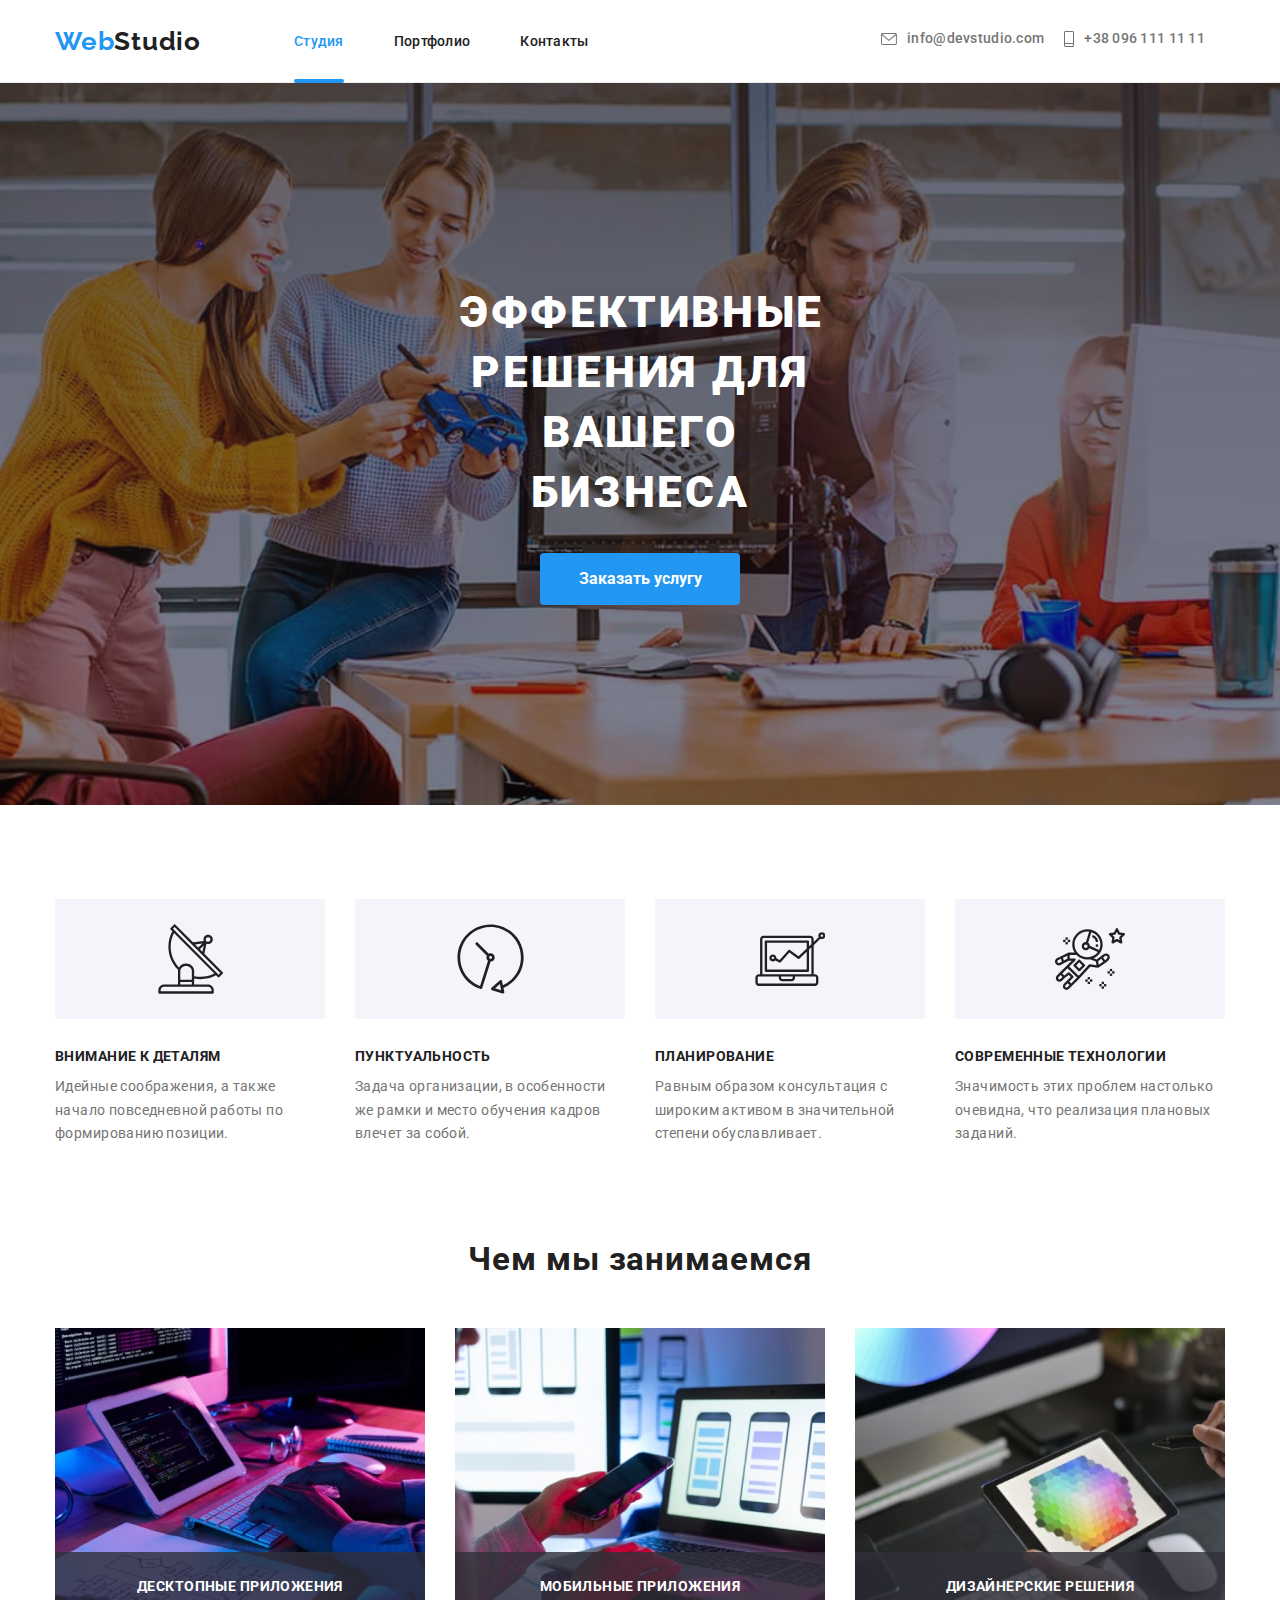
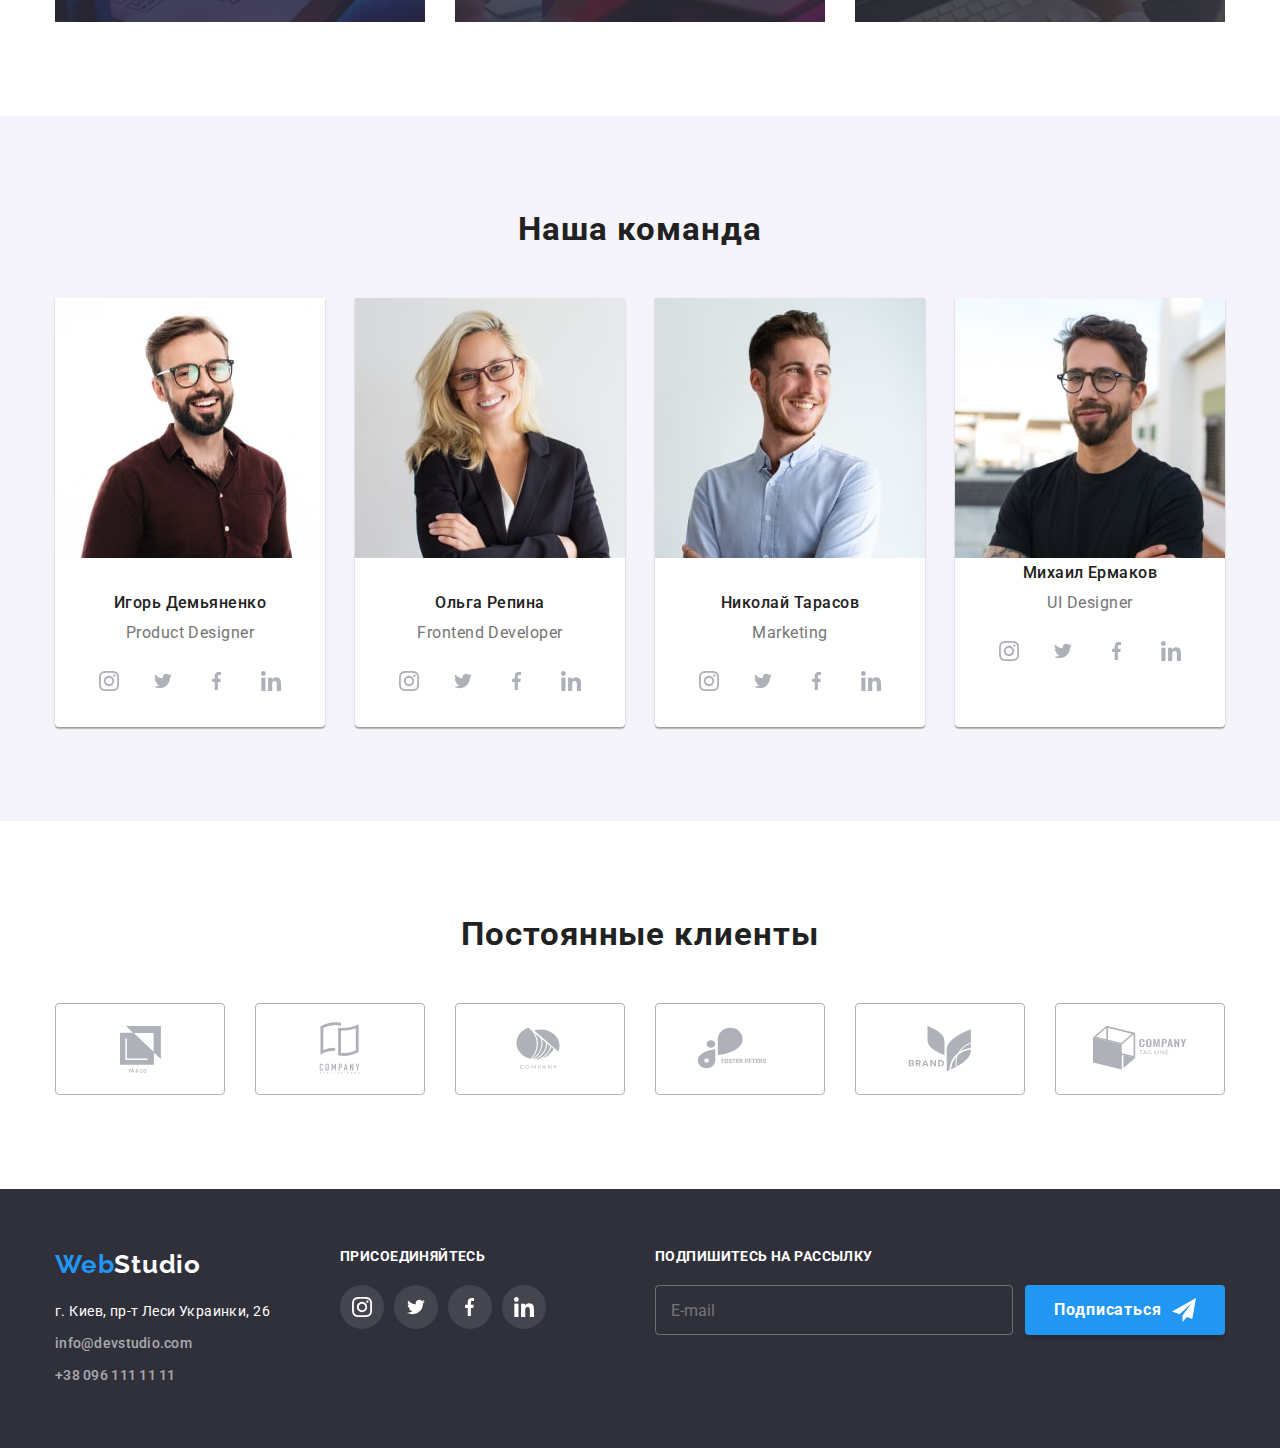
<file: index.html>
<!DOCTYPE html>
<html lang="en">

<head>
    <link rel="stylesheet"
        href="https://cdnjs.cloudflare.com/ajax/libs/modern-normalize/1.1.0/modern-normalize.min.css">
    <meta charset="UTF-8">
    <meta http-equiv="X-UA-Compatible" content="IE=edge">
    <meta name="viewport" content="width=device-width, initial-scale=1.0">
    <title>Document</title>
    <link rel="preconnect" href="https://fonts.googleapis.com">
    <link rel="preconnect" href="https://fonts.gstatic.com" crossorigin>
    <link
        href="https://fonts.googleapis.com/css2?family=Raleway:wght@700&family=Roboto:wght@400;500;700;900&display=swap"
        rel="stylesheet">
    <link rel="stylesheet" href="./css/main.min.css">
</head>

<body>
    <!-- шапка сторінки -->
    <header class="header-line">
        <div class="container container--head">
            <nav class="site-nav">
                <a class="logo" lang="en" href="">Web<span class="logo__text">Studio</span></a>

                <button type="button" class="menu-button js-open-menu" aria-expanded="false"
                    aria-controls="mobile-menu">
                    <svg width="40" height="40" aria-label="Переключатель мобильного меню">
                        <use class="menu-button__icon--menu" href="./sprite.svg#menu"></use>
                    </svg>
                </button>

                <ul class="site-nav__list">
                    <li class="site-nav__item">
                        <a class="site-nav__link current" href="./index.html">Студия</a>
                    </li>
                    <li class="site-nav__item">
                        <a class="site-nav__link" href="./portfolio.html">Портфолио</a>
                    </li>
                    <li class="site-nav__item">
                        <a class="site-nav__link" href="">Контакты</a>
                    </li>
                </ul>

                <ul class="contacts">
                    <li class="contacts__item">

                        <a class="contacts__link" href="mailto:info@devstudio.com">
                            <svg class="contacts__icon" width="16" height="12">
                                <use href="./sprite.svg#mail"></use>
                            </svg>
                            info@devstudio.com</a>
                    </li>
                    <li class="contacts__item">
                        <a class="contacts__link" href="tel:+380961111111">
                            <svg class="contacts__icon" width="10" height="16">
                                <use href="./sprite.svg#tel"></use>
                            </svg>
                            +38 096 111 11 11</a>
                    </li>
                </ul>
            </nav>

        </div>
    </header>


    <main>
        <!-- герой -->
        <section class="hero">
            <div class="container">
            <h1 class="hero__title">Эффективные решения для вашего бизнеса</h1>
            <button class="hero__button" type="button" data-modal-open>Заказать услугу</button>
            <!-- modal window -->
            <div class="backdrop is-hidden" data-modal>
                <div class="modal">
                    <button class="modal-button" type="button" data-modal-close>
                        <svg class="modal-button__icon" width="11" height="11">
                            <use href="./sprite.svg#cross"></use>
                        </svg>
                    </button>
                    <b class="modal__title">Оставьте свои данные, мы вам перезвоним</b>
                    <form class="modal-form" action="#">
                        <div class="modal-form__field">
                            <label class="modal-form__label" for="username">Имя</label>
                            <span class="modal-form__block">
                                <input class="modal-form__input" type="text" name="username" id="username">
                                <svg class="modal-form__icon" width="18" height="18">
                                    <use href="./sprite.svg#user"></use>
                                </svg>
                            </span>
                        </div>

                        <div class="modal-form__field">
                            <label class="modal-form__label" for="tel">Телефон</label>
                            <span class="modal-form__block">
                                <input class="modal-form__input" type="text" name="username" id="tel">
                                <svg class="modal-form__icon" width="18" height="18">
                                    <use href="./sprite.svg#phone"></use>
                                </svg>
                            </span>
                        </div>

                        <div class="modal-form__field">
                            <label class="modal-form__label" for="mail">Почта</label>
                            <span class="modal-form__block">
                                <input class="modal-form__input" type="text" name="username" id="mail">
                                <svg class="modal-form__icon" width="18" height="18">
                                    <use href="./sprite.svg#email"></use>
                                </svg>
                            </span>
                        </div>


                        <label class="modal-form__label" for="coments">Комментарий</label>
                        <textarea class="modal-form__textarea" name="coments" id="coments" rows="10"
                            placeholder="Введите текст"></textarea>

                        <label class="checkbox">
                            <input class="checkbox__input" type="checkbox" name="checkbox">
                            <svg class="checkbox__icon">
                                <use href="./sprite.svg#checked"></use>
                            </svg>
                            <span class="checkbox__label">Соглашаюсь с рассылкой и принимаю<a
                                    class="checkbox__link">Условия договора</a></span>
                        </label>

                        <button class="form-button" type="submit">Отправить</button>
                    </form>
                </div> 
            </div>
        </section>

        <!-- what are we do -->
        <section class="section">
            <div class="container">
                <ul class="benefits">
                    <li class="benefits__content">
                        <div class="benefits__img">
                            <svg class="benefits__icon" width="65" height="70">
                                <use href="./sprite.svg#satellite"></use>
                            </svg>

                        </div>
                        <h3 class="benefits__title">Внимание к деталям</h3>
                        <p class="benefits__text">Идейные соображения, а также начало повседневной работы по
                            формированию позиции.</p>
                    </li>
                    <li class="benefits__content">
                        <div class="benefits__img">
                            <svg class="benefits__icon" width="67" height="70">
                                <use href="./sprite.svg#time"></use>
                            </svg>

                        </div>
                        <h3 class="benefits__title">Пунктуальность</h3>
                        <p class="benefits__text">Задача организации, в особенности же рамки и место обучения кадров
                            влечет за собой.</p>
                    </li>
                    <li class="benefits__content">
                        <div class="benefits__img">
                            <svg class="benefits__icon" width="70" height="54">
                                <use href="./sprite.svg#comp"></use>
                            </svg>

                        </div>
                        <h3 class="benefits__title">Планирование</h3>
                        <p class="benefits__text">Равным образом консультация с широким активом в значительной
                            степени обуславливает.</p>
                    </li>
                    <li class="benefits__content">
                        <div class="benefits__img">
                            <svg class="benefits__icon" width="70" height="70">
                                <use href="./sprite.svg#astronaut-1"></use>
                            </svg>
                        </div>
                        <h3 class="benefits__title">Современные технологии</h3>
                        <p class="benefits__text">Значимость этих проблем настолько очевидна, что реализация
                            плановых заданий.</p>
                    </li>
                </ul>
            </div>
        </section>

        <section class="section section--features">
            <div class="container">
                <h2 class="title">Чем мы занимаемся</h2>

                <ul class="works">
                    <li class="works__item">
                        <a href=""> <img class="img" src="./img/what_are_we_do/first.jpg"
                                srcset="./img/what_are_we_do/first2x.jpg 2x" alt="планшет с клавиатурой, набор разметки"
                                width="370" height="294"></a>
                        <p class="works__text">Десктопные приложения</p>
                    </li>
                    <li class="works__item">
                        <a href=""> <img class="img" src="./img/what_are_we_do/second.jpg"
                                srcset="./img/what_are_we_do/second2x.jpg 2x"
                                alt="ноутбук с телефоном, адаптивная верстка" width="370" height="294"></a>
                        <p class="works__text">Мобильные приложения</p>
                    </li>
                    <li class="works__item"> <a href=""><img class="img" src="./img/what_are_we_do/third.jpg"
                                srcset="./img/what_are_we_do/third2x.jpg 2x" alt="планшет с цветовым спектром"
                                width="370" height="294"></a>
                        <p class="works__text">Дизайнерские решения</p>
                    </li>
                </ul>
            </div>
        </section>

        <!-- наша команда -->
        <!-- width="270" height="260" -->
        <section class="section section--team">
            <div class="container">
                <h2 class="title">Наша команда</h2>
                <ul class="cards">
                    <li class="cards__item">
                        <picture>
                            <source srcset="./img/our_team/demon_desk.jpg 1x, ./img/our_team/demon_desk2x.jpg 2x" media="(min-width: 1200px)">
                            <source srcset="./img/our_team/demon_tab.jpg 1x, ./img/our_team/demon_tab2x.jpg 2x" media="(min-width: 768px)">
                            <source srcset="./img/our_team/demon.jpg 1x, ./img/our_team/demon2x.jpg 2x" media="(min-width: 480px)">
                            <img class="cards__img" src="./img/our_team/demon2x.jpg" alt="Игорь Демьяненко">
                        </picture>
                        <div class="cards__content">
                            <h3 class="cards__title">Игорь Демьяненко</h3>
                            <p lang="en" class="cards__text">Product Designer</p>
                            <div class="cards__networks">
                                <ul class="social-networks">
                                    <li class="social-networks__item">
                                        <a class="social-networks__link" href="">
                                            <svg class="social-networks__icon" width="20" height="20">
                                                <use href="./sprite.svg#instagram-2"></use>
                                            </svg>
                                        </a>
                                    </li>
                                    <li class="social-networks__item">
                                        <a class="social-networks__link" href="">
                                            <svg class="social-networks__icon" width="20" height="16">
                                                <use href="./sprite.svg#twitter"></use>
                                            </svg>

                                        </a>
                                    </li>
                                    <li class="social-networks__item">
                                        <a class="social-networks__link" href="">
                                            <svg class="social-networks__icon" width="10" height="20">
                                                <use href="./sprite.svg#facebook"></use>
                                            </svg>
                                        </a>
                                    </li>
                                    <li class="social-networks__item">
                                        <a class="social-networks__link" href="">
                                            <svg class="social-networks__icon" width="20" height="20">
                                                <use href="./sprite.svg#linkedin-1"></use>
                                            </svg>
                                        </a>
                                    </li>
                                </ul>
                            </div>
                        </div>

                    </li>
                    <li class="cards__item">
                        <picture>
                            <source srcset="./img/our_team/repina_desk.jpg 1x, ./img/our_team/repina_desk2x.jpg 2x" media="(min-width: 1200px)">
                            <source srcset="./img/our_team/repina_tab.jpg 1x, ./img/our_team/repina_tab2x.jpg 2x" media="(min-width: 768px)">
                            <source srcset="./img/our_team/rezina.jpg 1x, ./img/our_team/rezina2x.jpg 2x" media="(min-width: 480px)">
                            <img class="cards__img" src="./img/our_team/rezina.jpg" alt="Olga Repina">
                        </picture>
                        <div class="cards__content">
                            <h3 class="cards__title">Ольга Репина</h3>
                            <p lang="en" class="cards__text">Frontend Developer</p>
                            <div class="cards__networks">
                                <ul class="social-networks">
                                    <li class="social-networks__item">
                                        <a class="social-networks__link" href="">
                                            <svg class="social-networks__icon" width="20" height="20">
                                                <use href="./sprite.svg#instagram-2"></use>
                                            </svg>
                                        </a>
                                    </li>
                                    <li class="social-networks__item">
                                        <a class="social-networks__link" href="">
                                            <svg class="social-networks__icon" width="20" height="16">
                                                <use href="./sprite.svg#twitter"></use>
                                            </svg>

                                        </a>
                                    </li>
                                    <li class="social-networks__item">
                                        <a class="social-networks__link" href="">
                                            <svg class="social-networks__icon" width="10" height="20">
                                                <use href="./sprite.svg#facebook"></use>
                                            </svg>
                                        </a>
                                    </li>
                                    <li class="social-networks__item">
                                        <a class="social-networks__link" href="">
                                            <svg class="social-networks__icon" width="20" height="20">
                                                <use href="./sprite.svg#linkedin-1"></use>
                                            </svg>
                                        </a>
                                    </li>
                                </ul>
                            </div>
                        </div>
                    </li>
                    <li class="cards__item">
                        <picture>
                            <source srcset="./img/our_team/tarasov_desk.jpg 1x, ./img/our_team/tarasov_desk2x.jpg 2x" media="(min-width: 1200px)">
                            <source srcset="./img/our_team/tarasov_tab.jpg 1x, ./img/our_team/tarasov_tab2x.jpg 2x" media="(min-width: 768px)">
                            <source srcset="./img/our_team/tarasov.jpg 1x, ./img/our_team/tarasov2x.jpg 2x" media="(min-width: 480px)">
                            <img class="cards__img" src="./img/our_team/tarasov.jpg" alt="Nikolay Tarasov">
                        </picture>
                        <div class="cards__content">
                            <h3 class="cards__title">Николай Тарасов</h3>
                            <p lang="en" class="cards__text">Marketing</p>
                            <div class="cards__networks">
                                <ul class="social-networks">
                                    <li class="social-networks__item">
                                        <a class="social-networks__link" href="">
                                            <svg class="social-networks__icon" width="20" height="20">
                                                <use href="./sprite.svg#instagram-2"></use>
                                            </svg>
                                        </a>
                                    </li>
                                    <li class="social-networks__item">
                                        <a class="social-networks__link" href="">
                                            <svg class="social-networks__icon" width="20" height="16">
                                                <use href="./sprite.svg#twitter"></use>
                                            </svg>

                                        </a>
                                    </li>
                                    <li class="social-networks__item">
                                        <a class="social-networks__link" href="">
                                            <svg class="social-networks__icon" width="10" height="20">
                                                <use href="./sprite.svg#facebook"></use>
                                            </svg>
                                        </a>
                                    </li>
                                    <li class="social-networks__item">
                                        <a class="social-networks__link" href="">
                                            <svg class="social-networks__icon" width="20" height="20">
                                                <use href="./sprite.svg#linkedin-1"></use>
                                            </svg>
                                        </a>
                                    </li>
                                </ul>
                            </div>
                        </div>
                    </li>
                    <li class="cards__item">
                        <picture>
                            <source srcset="./img/our_team/ermakov_desk.jpg 1x, ./img/our_team/ermakov_desk2x.jpg 2x"
                                media="(min-width: 1200px)">
                            <source srcset="./img/our_team/ermakov_tab.jpg 1x, ./img/our_team/ermakov_tab2x.jpg 2x" media="(min-width: 768px)">
                            <source srcset="./img/our_team/ermakov.jpg 1x, ./img/our_team/ermakov2x.jpg 2x" media="(min-width: 480px)">
                            <img class="cards__img" src="./img/our_team/ermakov.jpg" alt="Михаил Ермаков">
                        </picture>
                            <h3 class="cards__title">Михаил Ермаков</h3>
                            <p lang="en" class="cards__text">UI Designer</p>
                            <div class="cards__networks">
                                <ul class="social-networks">
                                    <li class="social-networks__item">
                                        <a class="social-networks__link" href="">
                                            <svg class="social-networks__icon" width="20" height="20">
                                                <use href="./sprite.svg#instagram-2"></use>
                                            </svg>
                                        </a>
                                    </li>
                                    <li class="social-networks__item">
                                        <a class="social-networks__link" href="">
                                            <svg class="social-networks__icon" width="20" height="16">
                                                <use href="./sprite.svg#twitter"></use>
                                            </svg>

                                        </a>
                                    </li>
                                    <li class="social-networks__item">
                                        <a class="social-networks__link" href="">
                                            <svg class="social-networks__icon" width="10" height="20">
                                                <use href="./sprite.svg#facebook"></use>
                                            </svg>
                                        </a>
                                    </li>
                                    <li class="social-networks__item">
                                        <a class="social-networks__link" href="">
                                            <svg class="social-networks__icon" width="20" height="20">
                                                <use href="./sprite.svg#linkedin-1"></use>
                                            </svg>
                                        </a>
                                    </li>
                                </ul>
                            </div>
                        </div>

                    </li>

                </ul>
            </div>
        </section>
        <!-- clients -->
        <section class="section">
            <div class="container">
                <h2 class="title">Постоянные клиенты</h2>
                <ul class="clients">
                    <li class="clients__item">
                        <a class="clients__link" href="">
                            <svg class="clients__icon" width="41" height="47">
                                <use href="./sprite.svg#company1"></use>
                            </svg>
                        </a>
                    </li>
                    <li class="clients__item">
                        <a class="clients__link" href="">
                            <svg class="clients__icon" width="106" height="60">
                                <use href="./sprite.svg#company2"></use>
                            </svg>
                        </a>
                    </li>
                    <li class="clients__item">
                        <a class="clients__link" href="">
                            <svg class="clients__icon" width="106" height="60">
                                <use href="./sprite.svg#company3"></use>
                            </svg>
                        </a>
                    </li>
                    <li class="clients__item">
                        <a class="clients__link" href="">
                            <svg class="clients__icon" width="106" height="60">
                                <use href="./sprite.svg#company4"></use>
                            </svg>
                        </a>
                    </li>
                    <li class="clients__item">
                        <a class="clients__link" href="">
                            <svg class="clients__icon" width="106" height="60">
                                <use href="./sprite.svg#company5"></use>
                            </svg>
                        </a>
                    </li>
                    <li class="clients__item">
                        <a class="clients__link" href="">
                            <svg class="clients__icon" width="106" height="60">
                                <use href="./sprite.svg#company6"></use>
                            </svg>
                        </a>
                    </li>
                </ul>
            </div>

        </section>
    </main>

    <footer class="footer">
        <div class="container container--footer">
            <div class="tablet">
                <div class="adress">
                    <a class="logo logo--footer" lang="en" href="">Web<span
                            class="logo__text logo__text--footer">Studio</span></a>
                    <address class="footer-adress">
                        г. Киев, пр-т Леси Украинки, 26
                        <a href="mailto:info@devstudio.com" class="footer-adress__link">info@devstudio.com</a>
                        <a href="tel:+380961111111" class="footer-adress__link">+38 096 111 11 11</a>
                    </address>
                </div>
                <div class="footer-social">
                    <h3 class="footer-social__title">Присоединяйтесь</h3>
                    <ul class="social-networks">
                        <li class="social-networks__item">
                            <a class="social-networks__link social-networks__link--footer" href="">
                                <svg class="social-networks__icon social-networks__icon--footer" width="20" height="20">
                                    <use href="./sprite.svg#instagram-2"></use>
                                </svg>
                            </a>
                        </li>
                        <li class="social-networks__item">
                            <a class="social-networks__link social-networks__link--footer" href="">
                                <svg class="social-networks__icon social-networks__icon--footer" width="20" height="16">
                                    <use href="./sprite.svg#twitter"></use>
                                </svg>
                            </a>
                        </li>
                        <li class="social-networks__item">
                            <a class="social-networks__link social-networks__link--footer" href="">
                                <svg class="social-networks__icon social-networks__icon--footer" width="10" height="20">
                                    <use href="./sprite.svg#facebook"></use>
                                </svg>
                            </a>
                        </li>
                        <li class="social-networks__item">
                            <a class="social-networks__link social-networks__link--footer" href="">
                                <svg class="social-networks__icon social-networks__icon--footer" width="20" height="20">
                                    <use href="./sprite.svg#linkedin-1"></use>
                                </svg>
                            </a>
                        </li>
                    </ul>
                </div>
            </div>
            <div class="form-conteiner">
                <b class="form-conteiner__title">Подпишитесь на рассылку</b>
                <form action="#" class="footer-form">
                    <input class="footer-form__input" type="email" name="email" placeholder="E-mail">
                    <button class="footer-form__btn" type="submit">Подписаться
                        <svg class="footer-form__icon" width="24" height="24">
                            <use href="./sprite.svg#send"></use>
                        </svg>
                    </button>
                </form>
            </div>
        </div>

    </footer>

    <div class="menu-container js-menu-container" id="mobile-menu">
        <button type="button" class="menu-button js-close-menu">
            <svg width="40" height="40" aria-label="Переключатель мобильного меню">
                <use class="menu-button__icon--close" href="./sprite.svg#close"></use>
            </svg>
        </button>
        <ul class="menu__list">
            <li class="menu__item">
                <a class="menu__link current" href="./index.html">Студия</a>
            </li>
            <li class="menu__item">
                <a class="menu__link" href="./portfolio.html">Портфолио</a>
            </li>
            <li class="menu__item">
                <a class="menu__link" href="">Контакты</a>
            </li>
        </ul>
        <div class="contacts-wrap">
            <ul class="menu-contacts">
                <li class="menu-contacts__item">
                    <a class="menu-contacts__link--tel" href="tel:+380961111111">
                        +38 096 111 11 11</a>
                </li>
                <li class="menu-contacts__item">
                    <a class="menu-contacts__link--mail" href="mailto:info@devstudio.com">
                        info@devstudio.com</a>
                </li>

            </ul>

            <ul class="contacts-sn">
                <li class="contacts-sn__item">
                    <a class="contacts-sn__link" href="#">Instagram</a>
                </li>
                <li class="contacts-sn__item">
                    <a class="contacts-sn__link" href="#">Twitter</a>
                </li>
                <li class="contacts-sn__item">
                    <a class="contacts-sn__link" href="#">Facebook</a>
                </li>
                <li class="contacts-sn__item">
                    <a class="contacts-sn__link" href="#">LinkedIn</a>
                </li>
            </ul>
        </div>
    </div>

    <script src="./js/modal.js"></script>
    <script src="./js/menu.js"></script>

</body>

</html>
</file>
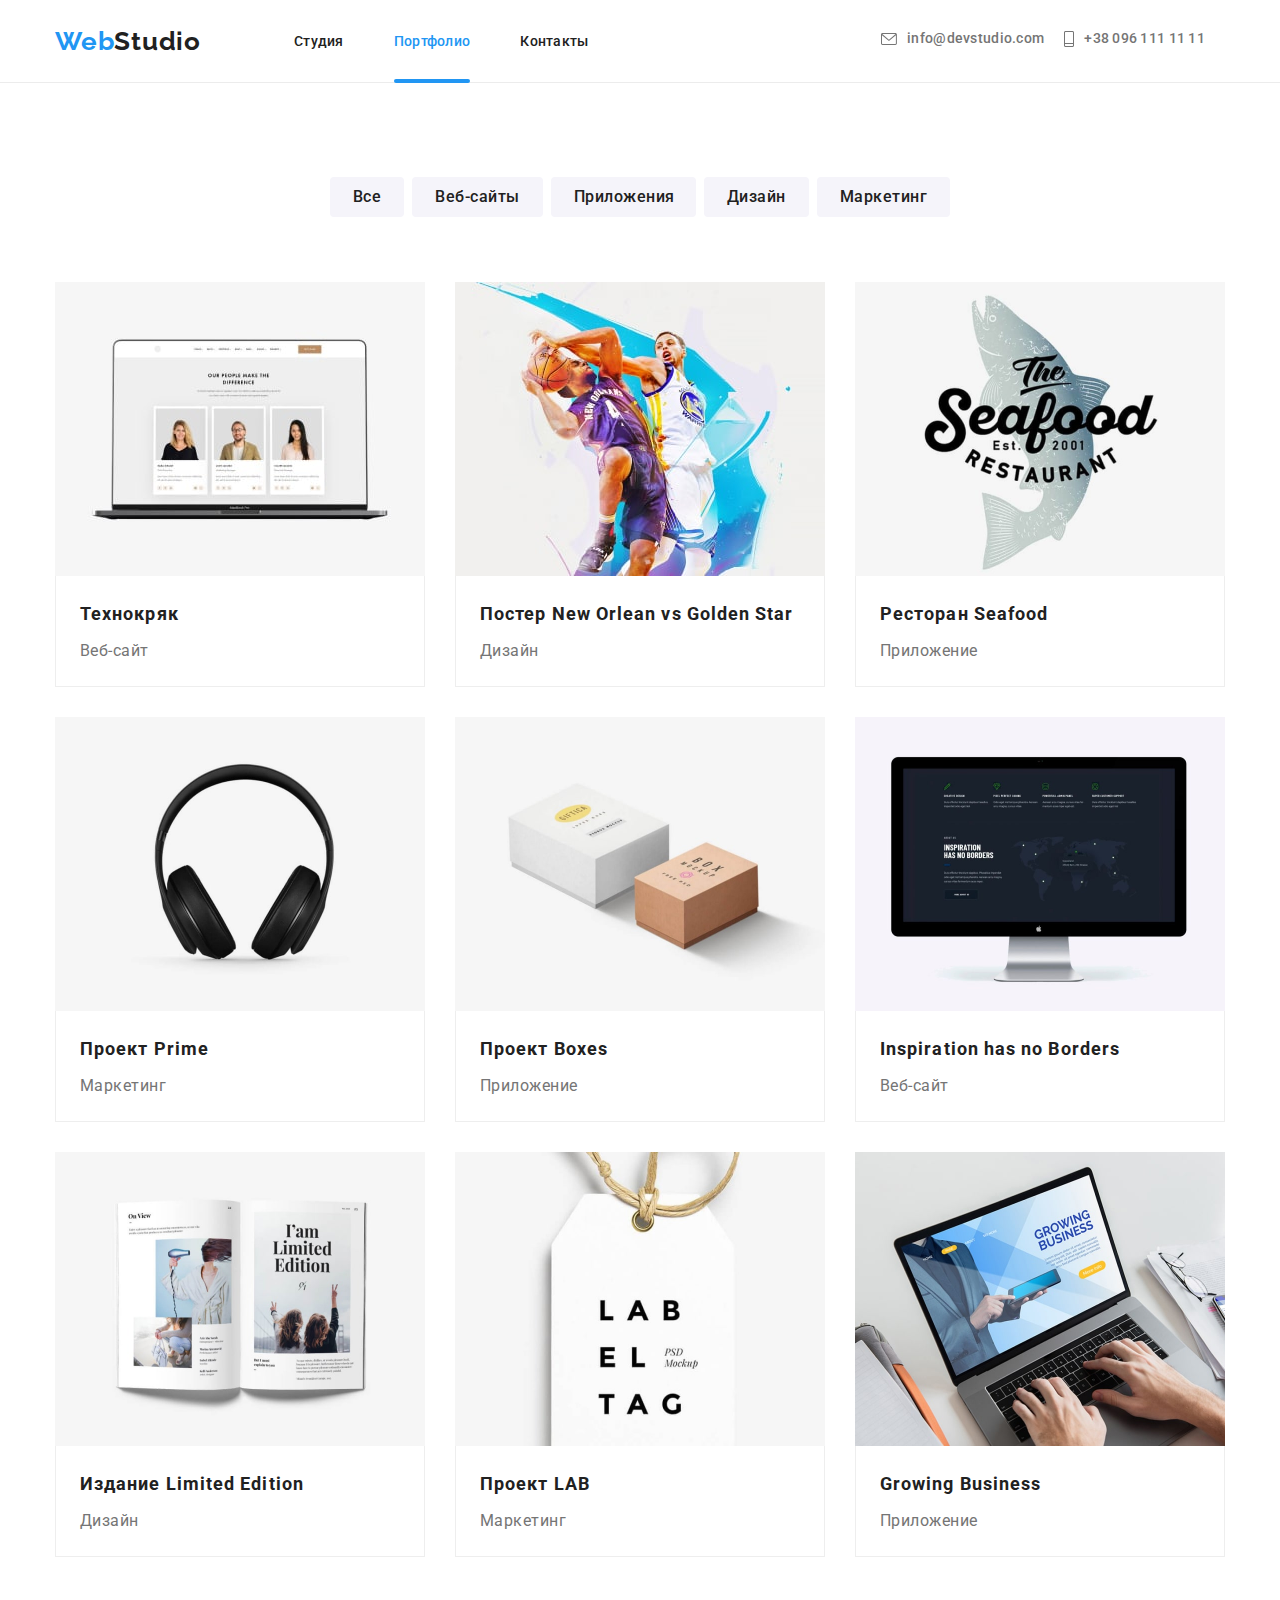
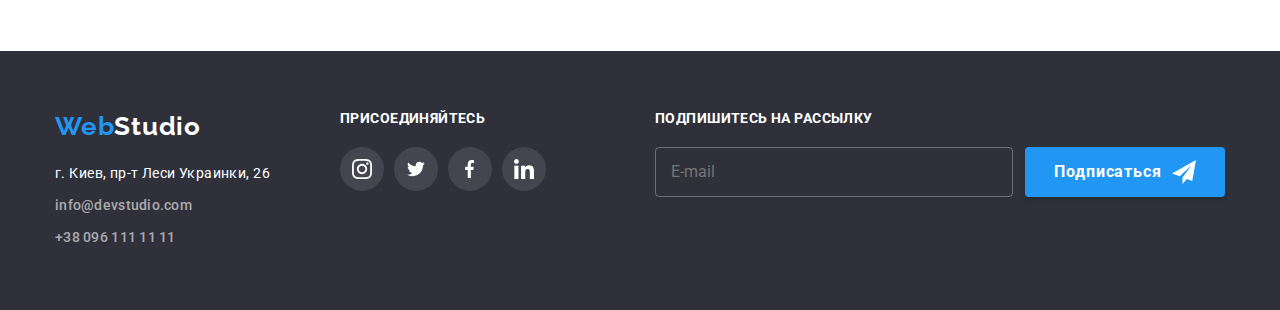
<file: portfolio.html>
<!DOCTYPE html>
<html lang="ru">

<head>
    <link rel="stylesheet"
        href="https://cdnjs.cloudflare.com/ajax/libs/modern-normalize/1.1.0/modern-normalize.min.css">
    <meta charset="UTF-8">
    <meta http-equiv="X-UA-Compatible" content="IE=edge">
    <meta name="viewport" content="width=device-width, initial-scale=1.0">
    <title>Portfolio</title>
    <link rel="preconnect" href="https://fonts.googleapis.com">
    <link rel="preconnect" href="https://fonts.gstatic.com" crossorigin>
    <link
        href="https://fonts.googleapis.com/css2?family=Raleway:wght@700&family=Roboto:wght@400;500;700;900&display=swap"
        rel="stylesheet">
    <link rel="stylesheet" href="./css/main.min.css">
</head>

<body>
    <header class="header-line">
        <div class="container container--head">
            <nav class="site-nav">
                <a class="logo" lang="en" href="">Web<span class="logo__text">Studio</span></a>

                <button type="button" class="menu-button js-open-menu" aria-expanded="false"
                    aria-controls="mobile-menu">
                    <svg width="40" height="40" aria-label="Переключатель мобильного меню">
                        <use class="menu-button__icon--menu" href="./sprite.svg#menu"></use>
                    </svg>
                </button>

                <ul class="site-nav__list">
                    <li class="site-nav__item">
                        <a class="site-nav__link" href="./index.html">Студия</a>
                    </li>
                    <li class="site-nav__item">
                        <a class="site-nav__link  current" href="./portfolio.html">Портфолио</a>
                    </li>
                    <li class="site-nav__item">
                        <a class="site-nav__link" href="">Контакты</a>
                    </li>
                </ul>

                <ul class="contacts">
                    <li class="contacts__item">

                        <a class="contacts__link" href="mailto:info@devstudio.com">
                            <svg class="contacts__icon" width="16" height="12">
                                <use href="./sprite.svg#mail"></use>
                            </svg>
                            info@devstudio.com</a>
                    </li>
                    <li class="contacts__item">
                        <a class="contacts__link" href="tel:+380961111111">
                            <svg class="contacts__icon" width="10" height="16">
                                <use href="./sprite.svg#tel"></use>
                            </svg>
                            +38 096 111 11 11</a>
                    </li>
                </ul>
            </nav>

        </div>
    </header>
    <main>
        <section class="section section--portfolio">
            <div class="container">
                <ul class="filter">
                    <li class="filter__item">
                        <button class="filter__button" type="button">Все</button>
                    </li>
                    <li class="filter__item">
                        <button class="filter__button" type="button">Веб-сайты</button>
                    </li>
                    <li class="filter__item">
                        <button class="filter__button" type="button">Приложения</button>
                    </li>
                    <li class="filter__item">
                        <button class="filter__button" type="button">Дизайн</button>
                    </li>
                    <li class="filter__item">
                        <button class="filter__button" type="button">Маркетинг</button>
                    </li>
                </ul>
            </div>
            <div class="container">
                <ul class="portfolio">
                    <li class="portfolio__item">
                        <a class="portfolio__link" href="">
                            <div class="portfolio__img">

                                <picture>
                                    <source srcset="./img/portfolio/1_d.jpg 1x, ./img/portfolio/1_d2x.jpg 2x" media="(min-width: 1200px)">
                                    <source srcset="./img/portfolio/1_t.jpg 1x, ./img/portfolio/1_t2x.jpg 2x" media="(min-width: 768px)">
                                    <source srcset="./img/portfolio/1.jpg 1x, ./img/portfolio/1_2x.jpg 2x" media="(min-width: 480px)">
                                    <img src="./img/portfolio/1.jpg" srcset="./img/portfolio/1_2x.jpg 2x" alt="ноутбук">
                                </picture>

                                <div class="overlay">
                                    <p class="overlay__text">Технокряк это современная площадка распространения
                                        коронавируса. Компании используют эту платформу для
                                        цифрового
                                        шпионажа и атак на защищённые сервера конкурентов.</p>
                                </div>
                            </div>
                            <div class="portfolio__content">
                                <h2 class="portfolio__title">Технокряк</h2>
                                <p class="portfolio__text">Веб-сайт</p>
                            </div>

                        </a>
                    </li>
                    <li class="portfolio__item">
                        <a class="portfolio__link" href="">
                            <div class="portfolio__img">

                                <picture>
                                    <source srcset="./img/portfolio/2_d.jpg 1x, ./img/portfolio/2_d2x.jpg 2x" media="(min-width: 1200px)">
                                    <source srcset="./img/portfolio/2_t.jpg 1x, ./img/portfolio/2_t2x.jpg 2x" media="(min-width: 768px)">
                                    <source srcset="./img/portfolio/2.jpg 1x, ./img/portfolio/2_2x.jpg 2x" media="(min-width: 480px)">
                                    <img src="./img/portfolio/2.jpg" srcset="./img/portfolio/2_2x.jpg 2x" alt="ноутбук">
                                </picture>

                                <div class="overlay">
                                    <p class="overlay__text">Технокряк это современная площадка распространения
                                        коронавируса. Компании используют эту
                                        платформу для
                                        цифрового
                                        шпионажа и атак на защищённые сервера конкурентов.</p>
                                </div>
                            </div>
                            <div class="portfolio__content">
                                <h2 class="portfolio__title">Постер New Orlean vs Golden Star</h2>
                                <p class="portfolio__text">Дизайн</p>
                            </div>
                        </a>
                    </li>
                    <li class="portfolio__item">
                        <a class="portfolio__link" href="">
                            <div class="portfolio__img">

                                <picture>
                                    <source srcset="./img/portfolio/3_d.jpg 1x, ./img/portfolio/3_d2x.jpg 2x" media="(min-width: 1200px)">
                                    <source srcset="./img/portfolio/3_t.jpg 1x, ./img/portfolio/3_t2x.jpg 2x" media="(min-width: 768px)">
                                    <source srcset="./img/portfolio/3.jpg 1x, ./img/portfolio/3_2x.jpg 2x" media="(min-width: 480px)">
                                    <img src="./img/portfolio/3.jpg" srcset="./img/portfolio/3_2x.jpg 2x" alt="ноутбук">
                                </picture>

                                <div class="overlay">
                                    <p class="overlay__text">Технокряк это современная площадка распространения
                                        коронавируса. Компании используют эту
                                        платформу для
                                        цифрового
                                        шпионажа и атак на защищённые сервера конкурентов.</p>
                                </div>
                            </div>
                            <div class="portfolio__content">
                                <h2 class="portfolio__title">Ресторан Seafood</h2>
                                <p class="portfolio__text">Приложение</p>
                            </div>
                        </a>
                    </li>
                    <li class="portfolio__item">
                        <a class="portfolio__link" href="">
                            <div class="portfolio__img">
                                
                                <picture>
                                    <source srcset="./img/portfolio/4_d.jpg 1x, ./img/portfolio/4_d2x.jpg 2x" media="(min-width: 1200px)">
                                    <source srcset="./img/portfolio/4_t.jpg 1x, ./img/portfolio/4_t2x.jpg 2x" media="(min-width: 768px)">
                                    <source srcset="./img/portfolio/4.jpg 1x, ./img/portfolio/4_2x.jpg 2x" media="(min-width: 480px)">
                                    <img src="./img/portfolio/4.jpg" srcset="./img/portfolio/4_2x.jpg 2x" alt="ноутбук">
                                </picture>

                                <div class="overlay">
                                    <p class="overlay__text">Технокряк это современная площадка распространения
                                        коронавируса. Компании используют эту
                                        платформу для
                                        цифрового
                                        шпионажа и атак на защищённые сервера конкурентов.</p>
                                </div>
                            </div>
                            <div class="portfolio__content">
                                <h2 class="portfolio__title">Проект Prime</h2>
                                <p class="portfolio__text">Маркетинг</p>
                            </div>
                        </a>
                    </li>
                    <li class="portfolio__item">
                        <a class="portfolio__link" href="">
                            <div class="portfolio__img">

                                <picture>
                                    <source srcset="./img/portfolio/5_d.jpg 1x, ./img/portfolio/5_d2x.jpg 2x" media="(min-width: 1200px)">
                                    <source srcset="./img/portfolio/5_t.jpg 1x, ./img/portfolio/5_t2x.jpg 2x" media="(min-width: 768px)">
                                    <source srcset="./img/portfolio/5.jpg 1x, ./img/portfolio/5_2x.jpg 2x" media="(min-width: 480px)">
                                    <img src="./img/portfolio/5.jpg" srcset="./img/portfolio/5_2x.jpg 2x" alt="ноутбук">
                                </picture>

                                <div class="overlay">
                                    <p class="overlay__text">Технокряк это современная площадка распространения
                                        коронавируса. Компании используют эту
                                        платформу для
                                        цифрового
                                        шпионажа и атак на защищённые сервера конкурентов.</p>
                                </div>
                            </div>
                            <div class="portfolio__content">
                                <h2 class="portfolio__title">Проект Boxes</h2>
                                <p class="portfolio__text">Приложение</p>
                            </div>
                        </a>
                    </li>
                    <li class="portfolio__item">
                        <a class="portfolio__link" href="">
                            <div class="portfolio__img">

                                <picture>
                                    <source srcset="./img/portfolio/6_d.jpg 1x, ./img/portfolio/6_d2x.jpg 2x" media="(min-width: 1200px)">
                                    <source srcset="./img/portfolio/6_t.jpg 1x, ./img/portfolio/6_t2x.jpg 2x" media="(min-width: 768px)">
                                    <source srcset="./img/portfolio/6.jpg 1x, ./img/portfolio/6_2x.jpg 2x" media="(min-width: 480px)">
                                    <img src="./img/portfolio/6.jpg" srcset="./img/portfolio/6_2x.jpg 2x" alt="ноутбук">
                                </picture>

                                <div class="overlay">
                                    <p class="overlay__text">Технокряк это современная площадка распространения
                                        коронавируса. Компании используют эту
                                        платформу для
                                        цифрового
                                        шпионажа и атак на защищённые сервера конкурентов.</p>
                                </div>
                            </div>
                            <div class="portfolio__content">
                                <h2 class="portfolio__title">Inspiration has no Borders</h2>
                                <p class="portfolio__text">Веб-сайт</p>
                            </div>
                        </a>
                    </li>
                    <li class="portfolio__item">
                        <a class="portfolio__link" href="">
                            <div class="portfolio__img">

                                <picture>
                                    <source srcset="./img/portfolio/7_d.jpg 1x, ./img/portfolio/7_d2x.jpg 2x" media="(min-width: 1200px)">
                                    <source srcset="./img/portfolio/7_t.jpg 1x, ./img/portfolio/7_t2x.jpg 2x" media="(min-width: 768px)">
                                    <source srcset="./img/portfolio/7.jpg 1x, ./img/portfolio/7_2x.jpg 2x" media="(min-width: 480px)">
                                    <img src="./img/portfolio/7.jpg" srcset="./img/portfolio/7_2x.jpg 2x" alt="ноутбук">
                                </picture>

                                <div class="overlay">
                                    <p class="overlay__text">Технокряк это современная площадка распространения
                                        коронавируса. Компании используют эту
                                        платформу для
                                        цифрового
                                        шпионажа и атак на защищённые сервера конкурентов.</p>
                                </div>
                            </div>
                            <div class="portfolio__content">
                                <h2 class="portfolio__title">Издание Limited Edition</h2>
                                <p class="portfolio__text">Дизайн</p>
                            </div>
                        </a>
                    </li>
                    <li class="portfolio__item">
                        <a class="portfolio__link" href="">
                            <div class="portfolio__img">

                                <picture>
                                    <source srcset="./img/portfolio/8_d.jpg 1x, ./img/portfolio/8_d2x.jpg 2x" media="(min-width: 1200px)">
                                    <source  srcset="./img/portfolio/8_t.jpg 1x, ./img/portfolio/8_t2x.jpg 2x" media="(min-width: 768px)">
                                    <source  srcset="./img/portfolio/8.jpg 1x, ./img/portfolio/8_2x.jpg 2x" media="(min-width: 480px)">
                                    <img src="./img/portfolio/8.jpg" srcset="./img/portfolio/8_2x.jpg 2x" alt="ноутбук">
                                </picture>
                                
                                <div class="overlay">
                                    <p class="overlay__text">Технокряк это современная площадка распространения
                                        коронавируса. Компании используют эту платформу для
                                        цифрового
                                        шпионажа и атак на защищённые сервера конкурентов.</p>
                                </div>
                            </div>
                            <div class="portfolio__content">
                                <h2 class="portfolio__title">Проект LAB</h2>
                                <p class="portfolio__text">Маркетинг</p>
                            </div>
                        </a>
                    </li>
                    <li class="portfolio__item">
                        <a class="portfolio__link" href="">
                            <div class="portfolio__img">

                                <picture>
                                    <source srcset="./img/portfolio/9_d.jpg 1x, ./img/portfolio/9_d2x.jpg 2x" media="(min-width: 1200px)">
                                    <source srcset="./img/portfolio/9_t.jpg 1x, ./img/portfolio/9_t2x.jpg 2x" media="(min-width: 768px)">
                                    <source srcset="./img/portfolio/9.jpg 1x, ./img/portfolio/9_2x.jpg 2x" media="(min-width: 480px)">
                                    <img src="./img/portfolio/9.jpg" srcset="./img/portfolio/9_2x.jpg 2x" alt="ноутбук">
                                </picture>

                                <div class="overlay">
                                    <p class="overlay__text">Технокряк это современная площадка распространения
                                        коронавируса. Компании используют эту
                                        платформу для
                                        цифрового
                                        шпионажа и атак на защищённые сервера конкурентов.</p>
                                </div>
                            </div>
                            <div class="portfolio__content">
                                <h2 class="portfolio__title">Growing Business</h2>
                                <p class="portfolio__text">Приложение</p>
                            </div>
                        </a>
                    </li>
                </ul>
            </div>
        </section>
    </main>

    <footer class="footer">
        <div class="container container--footer">
            <div class="tablet">
                <div class="adress">
                    <a class="logo logo--footer" lang="en" href="">Web<span
                            class="logo__text logo__text--footer">Studio</span></a>
                    <address class="footer-adress">
                        г. Киев, пр-т Леси Украинки, 26
                        <a href="mailto:info@devstudio.com" class="footer-adress__link">info@devstudio.com</a>
                        <a href="tel:+380961111111" class="footer-adress__link">+38 096 111 11 11</a>
                    </address>
                </div>
                <div class="footer-social">
                    <h3 class="footer-social__title">Присоединяйтесь</h3>
                    <ul class="social-networks">
                        <li class="social-networks__item">
                            <a class="social-networks__link social-networks__link--footer" href="">
                                <svg class="social-networks__icon social-networks__icon--footer" width="20" height="20">
                                    <use href="./sprite.svg#instagram-2"></use>
                                </svg>
                            </a>
                        </li>
                        <li class="social-networks__item">
                            <a class="social-networks__link social-networks__link--footer" href="">
                                <svg class="social-networks__icon social-networks__icon--footer" width="20" height="16">
                                    <use href="./sprite.svg#twitter"></use>
                                </svg>
                            </a>
                        </li>
                        <li class="social-networks__item">
                            <a class="social-networks__link social-networks__link--footer" href="">
                                <svg class="social-networks__icon social-networks__icon--footer" width="10" height="20">
                                    <use href="./sprite.svg#facebook"></use>
                                </svg>
                            </a>
                        </li>
                        <li class="social-networks__item">
                            <a class="social-networks__link social-networks__link--footer" href="">
                                <svg class="social-networks__icon social-networks__icon--footer" width="20" height="20">
                                    <use href="./sprite.svg#linkedin-1"></use>
                                </svg>
                            </a>
                        </li>
                    </ul>
                </div>
            </div>
            <div class="form-conteiner">
                <b class="form-conteiner__title">Подпишитесь на рассылку</b>
                <form action="#" class="footer-form">
                    <input class="footer-form__input" type="email" name="email" placeholder="E-mail">
                    <button class="footer-form__btn" type="submit">Подписаться
                        <svg class="footer-form__icon" width="24" height="24">
                            <use href="./sprite.svg#send"></use>
                        </svg>
                    </button>
                </form>
            </div>
        </div>

    </footer>

    <div class="menu-container js-menu-container" id="mobile-menu">
        <button type="button" class="menu-button js-close-menu">
            <svg width="40" height="40" aria-label="Переключатель мобильного меню">
                <use class="menu-button__icon--close" href="./sprite.svg#close"></use>
            </svg>
        </button>
        <ul class="menu__list">
            <li class="menu__item">
                <a class="menu__link" href="./index.html">Студия</a>
            </li>
            <li class="menu__item">
                <a class="menu__link  current" href="./portfolio.html">Портфолио</a>
            </li>
            <li class="menu__item">
                <a class="menu__link" href="">Контакты</a>
            </li>
        </ul>
        <div class="contacts-wrap">
            <ul class="menu-contacts">
                <li class="menu-contacts__item">
                    <a class="menu-contacts__link--tel" href="tel:+380961111111">
                        +38 096 111 11 11</a>
                </li>
                <li class="menu-contacts__item">
                    <a class="menu-contacts__link--mail" href="mailto:info@devstudio.com">
                        info@devstudio.com</a>
                </li>

            </ul>

            <ul class="contacts-sn">
                <li class="contacts-sn__item">
                    <a class="contacts-sn__link" href="#">Instagram</a>
                </li>
                <li class="contacts-sn__item">
                    <a class="contacts-sn__link" href="#">Twitter</a>
                </li>
                <li class="contacts-sn__item">
                    <a class="contacts-sn__link" href="#">Facebook</a>
                </li>
                <li class="contacts-sn__item">
                    <a class="contacts-sn__link" href="#">LinkedIn</a>
                </li>
            </ul>
        </div>
    </div>

    <script src="./js/menu.js"></script>
</body>

</html>
</file>
<file: css/main.min.css>
body{background-color:#ffffff;color:#757575;font-family:roboto, raleway, sans-serif}ul{padding:0;margin:0;list-style:none}.title{margin-top:0;margin-bottom:30px;color:#212121;font-weight:700;font-size:28px;text-align:center;letter-spacing:0.03em}@media screen and (min-width: 1200px){.title{margin-bottom:50px;font-size:33px}}.header-line{border-bottom:1px solid #ececec}.section{padding-top:60px;padding-bottom:60px}@media screen and (min-width: 1200px){.section{padding-top:94px;padding-bottom:94px}}.section--team{margin-left:auto;margin-right:auto;background-color:#f5f4fa}.section--portfolio{padding-bottom:60px}@media screen and (min-width: 768px){.section--portfolio{padding-bottom:75px}}@media screen and (min-width: 1200px){.section--portfolio{padding-bottom:109px}}.container{padding-left:15px;padding-right:15px;margin-left:auto;margin-right:auto;width:100%}@media screen and (min-width: 480px){.container{max-width:480px}}@media screen and (min-width: 768px){.container{max-width:768px}}@media screen and (min-width: 1200px){.container{max-width:1200px}}@media screen and (min-width: 1200px){.container--footer{display:-webkit-box;display:-ms-flexbox;display:flex}}.site-nav{position:relative;display:-webkit-box;display:-ms-flexbox;display:flex;-webkit-box-align:center;-ms-flex-align:center;align-items:center}.site-nav__list{display:-webkit-box;display:-ms-flexbox;display:flex;-webkit-box-align:center;-ms-flex-align:center;align-items:center}.site-nav__item{margin-right:50px;padding-top:32px;padding-bottom:32px}.site-nav__item:last-child{margin-right:0px}.site-nav__link{position:relative;padding-top:32px;padding-bottom:32px;font-weight:500;font-size:14px;line-height:1.14;letter-spacing:0.02em;color:#212121;text-decoration:none;-webkit-transition:color 250ms cubic-bezier(0.4, 0, 0.2, 1);transition:color 250ms cubic-bezier(0.4, 0, 0.2, 1)}.site-nav__link:hover,.site-nav__link:focus{color:#2196f3}@media screen and (min-width: 768px){.current{color:#2196f3}.current::after{content:"";position:absolute;bottom:-2px;right:0;width:100%;height:4px;background-color:#2196f3;border-radius:2px}}.contacts{margin-left:auto}@media screen and (min-width: 1200px){.contacts{display:-webkit-box;display:-ms-flexbox;display:flex}}@media screen and (min-width: 1200px){.contacts__item{margin-right:20px}}.contacts__link{display:-webkit-inline-box;display:-ms-inline-flexbox;display:inline-flex;-webkit-box-pack:center;-ms-flex-pack:center;justify-content:center;-webkit-box-align:center;-ms-flex-align:center;align-items:center;color:#757575;font-weight:500;font-size:12px;line-height:1.17;letter-spacing:0.02em;text-decoration:none;-webkit-transition:color 250ms cubic-bezier(0.4, 0, 0.2, 1);transition:color 250ms cubic-bezier(0.4, 0, 0.2, 1)}.contacts__link:focus,.contacts__link:hover{color:#2196f3}@media screen and (min-width: 1200px){.contacts__link{font-size:14px;line-height:1.14}}.contacts__icon{margin-right:8px;fill:#757575}@media screen and (min-width: 1200px){.contacts__icon{margin-right:10px}}.contacts__link:focus .contacts__icon,.contacts__link:hover .contacts__icon{fill:#2196f3}.logo{display:inline-block;padding-top:16px;padding-bottom:16px;color:#2196f3;font-family:raleway, sans-serif;font-size:24px;font-weight:700;line-height:1.17;letter-spacing:0.03em;text-decoration:none}@media screen and (min-width: 768px){.logo{margin-right:88px}}@media screen and (min-width: 1200px){.logo{font-size:26px;line-height:1.19;margin-right:93px}}.logo .logo__text{color:#212121}.logo--footer{display:inline-block;padding-top:0;padding-bottom:0;margin-right:0;margin-bottom:20px}.logo--footer .logo__text--footer{color:#fff}@media screen and (max-width: 767px){.site-nav__list,.contacts{display:none}}.menu-button{display:-webkit-inline-box;display:-ms-inline-flexbox;display:inline-flex;-webkit-box-align:center;-ms-flex-align:center;align-items:center;margin-left:auto;padding:0;border:none;background-color:transparent}.menu-button:hover .menu-button__icon--menu,.menu-button:focus .menu-button__icon--menu,.menu-button:hover .menu-button__icon--close,.menu-button:focus .menu-button__icon--close{fill:#2196f3}@media screen and (min-width: 768px){.menu-button{display:none}}.menu-container{position:fixed;top:0;left:0;width:100vw;height:100vh;z-index:999;display:-webkit-box;display:-ms-flexbox;display:flex;-webkit-box-orient:vertical;-webkit-box-direction:normal;-ms-flex-direction:column;flex-direction:column;-webkit-box-pack:justify;-ms-flex-pack:justify;justify-content:space-between;background-color:#fff;padding:48px 15px 48px 40px;-webkit-transform:translateX(-100%);transform:translateX(-100%);-webkit-transition:-webkit-transform 250ms cubic-bezier(0.4, 0, 0.2, 1);transition:-webkit-transform 250ms cubic-bezier(0.4, 0, 0.2, 1);transition:transform 250ms cubic-bezier(0.4, 0, 0.2, 1);transition:transform 250ms cubic-bezier(0.4, 0, 0.2, 1), -webkit-transform 250ms cubic-bezier(0.4, 0, 0.2, 1)}.menu-container .menu-button{position:absolute;top:10px;right:15px}.menu-container.is-open{-webkit-transform:translateX(0);transform:translateX(0)}.menu__item:not(:last-child){margin-bottom:32px}.menu__link{font-weight:500;font-size:40px;line-height:1.18;letter-spacing:0.02em;text-decoration:none;color:#212121}.menu__link:hover,.menu__link:focus{color:#2196f3}.menu__link.current{color:#2196f3}.menu-contacts__item:not(:last-child){margin-bottom:32px}.menu-contacts__item:last-child{margin-bottom:64px}.menu-contacts__link--tel{font-style:normal;font-weight:500;font-size:34px;line-height:1.18;letter-spacing:0.02em;color:#2196f3;text-decoration:none}.menu-contacts__link--mail{font-weight:500;font-size:24px;line-height:1.17;letter-spacing:0.02em;color:#757575;text-decoration:none}.contacts-sn{display:-webkit-box;display:-ms-flexbox;display:flex}.contacts-sn__item:not(:last-child){margin-right:20px}.contacts-sn__link{font-weight:500;font-size:18px;line-height:1.22;letter-spacing:0.02em;color:#2196f3;text-decoration:none}.hero{margin-left:auto;margin-right:auto;padding:118px 60px;background-size:cover;background-position:center;background-image:-webkit-gradient(linear, left top, left bottom, from(rgba(47,48,58,0.4)), to(rgba(47,48,58,0.1))),url(../img/hero/heromob.jpg);background-image:linear-gradient(to bottom, rgba(47,48,58,0.4), rgba(47,48,58,0.1)),url(../img/hero/heromob.jpg);background-color:rgba(47,48,58,0.4);background-repeat:no-repeat}@media (min-device-pixel-ratio: 2), (-webkit-min-device-pixel-ratio: 2), (min-resolution: 192dpi), (min-resolution: 2dppx){.hero{background-image:-webkit-gradient(linear, left top, left bottom, from(rgba(47,48,58,0.4)), to(rgba(47,48,58,0.1))),url(../img/hero/heromob2x.jpg);background-image:linear-gradient(to bottom, rgba(47,48,58,0.4), rgba(47,48,58,0.1)),url(../img/hero/heromob2x.jpg)}}@media screen and (min-width: 768px){.hero{background-image:-webkit-gradient(linear, left top, left bottom, from(rgba(47,48,58,0.4)), to(rgba(47,48,58,0.1))),url(../img/hero/herotab.jpg);background-image:linear-gradient(to bottom, rgba(47,48,58,0.4), rgba(47,48,58,0.1)),url(../img/hero/herotab.jpg)}}@media screen and (min-width: 768px) and (min-device-pixel-ratio: 2), screen and (min-width: 768px) and (-webkit-min-device-pixel-ratio: 2), screen and (min-width: 768px) and (min-resolution: 192dpi), screen and (min-width: 768px) and (min-resolution: 2dppx){.hero{background-image:-webkit-gradient(linear, left top, left bottom, from(rgba(47,48,58,0.4)), to(rgba(47,48,58,0.1))),url(../img/hero/herotab2x.jpg);background-image:linear-gradient(to bottom, rgba(47,48,58,0.4), rgba(47,48,58,0.1)),url(../img/hero/herotab2x.jpg)}}@media screen and (min-width: 1200px){.hero{padding-top:200px;padding-bottom:200px;background-image:-webkit-gradient(linear, left top, left bottom, from(rgba(47,48,58,0.4)), to(rgba(47,48,58,0.1))),url(../img/hero/herodesk.jpg);background-image:linear-gradient(to bottom, rgba(47,48,58,0.4), rgba(47,48,58,0.1)),url(../img/hero/herodesk.jpg);max-width:1600px;background-size:cover}}@media screen and (min-width: 1200px) and (min-device-pixel-ratio: 2), screen and (min-width: 1200px) and (-webkit-min-device-pixel-ratio: 2), screen and (min-width: 1200px) and (min-resolution: 192dpi), screen and (min-width: 1200px) and (min-resolution: 2dppx){.hero{background-image:-webkit-gradient(linear, left top, left bottom, from(rgba(47,48,58,0.4)), to(rgba(47,48,58,0.1))),url(../img/hero/herodesk2x.jpg);background-image:linear-gradient(to bottom, rgba(47,48,58,0.4), rgba(47,48,58,0.1)),url(../img/hero/herodesk2x.jpg)}}.hero__title{max-width:360px;margin-top:0;margin-left:auto;margin-right:auto;margin-bottom:30px;color:#fff;font-weight:900;font-size:20px;line-height:1.62;letter-spacing:0.06em;text-transform:uppercase;text-align:center}@media screen and (min-width: 480px){.hero__title{font-size:26px}}@media screen and (min-width: 1200px){.hero__title{width:696px;font-size:44px;line-height:1.36}}.hero__button{display:block;margin-left:auto;margin-right:auto;border:1px solid transparent;width:200px;border-radius:4px;padding:10px 32px;color:#fff;background-color:#2196f3;font-family:roboto, sans-serif;font-weight:700;font-size:16px;line-height:1.87;text-align:center;cursor:pointer;-webkit-transition:color 250ms cubic-bezier(0.4, 0, 0.2, 1),background-color 250ms cubic-bezier(0.4, 0, 0.2, 1);transition:color 250ms cubic-bezier(0.4, 0, 0.2, 1),background-color 250ms cubic-bezier(0.4, 0, 0.2, 1)}.hero__button:hover,.hero__button:focus{color:#2196f3;background-color:#fff}@media screen and (min-width: 768px){.benefits{display:-webkit-box;display:-ms-flexbox;display:flex;-ms-flex-wrap:wrap;flex-wrap:wrap;margin:-15px}}@media screen and (min-width: 1200px){.benefits{margin:0}}.benefits__content{max-width:450px;color:#757575;font-weight:400;font-size:14px;line-height:1.71;letter-spacing:0.03em}@media screen and (max-width: 767px){.benefits__content:not(:last-child){margin-bottom:30px}}@media screen and (min-width: 768px){.benefits__content{width:calc((100% - 4 * 15px) / 2);margin:15px}}@media screen and (min-width: 1200px){.benefits__content{width:270px;margin:0}.benefits__content:not(:last-child){margin-right:30px}}.benefits__img{display:-webkit-inline-box;display:-ms-inline-flexbox;display:inline-flex;-webkit-box-pack:center;-ms-flex-pack:center;justify-content:center;-webkit-box-align:center;-ms-flex-align:center;align-items:center;margin-bottom:30px;width:100%;height:120px;background-color:#f5f4fa}.benefits__icon{fill:#212121}.benefits__title{margin-top:0;margin-bottom:10px;color:#212121;font-weight:700;font-size:14px;line-height:1.14;letter-spacing:0.03em;text-transform:uppercase}@media screen and (max-width: 767px){.benefits__title{text-align:center}}.benefits__text{margin:0}.section--features{padding-top:0}@media screen and (max-width: 1199px){.section--features{display:none}}.works{display:-webkit-box;display:-ms-flexbox;display:flex}.works__item{position:relative;z-index:-1;margin-right:30px;max-height:294px}.works__item:last-child{margin-right:0}.works__text{position:absolute;bottom:0;left:0;margin:0;display:-webkit-inline-box;display:-ms-inline-flexbox;display:inline-flex;width:370px;height:70px;background-color:rgba(47,48,58,0.8);font-weight:700;font-size:14px;line-height:1.14;-webkit-box-pack:center;-ms-flex-pack:center;justify-content:center;-webkit-box-align:center;-ms-flex-align:center;align-items:center;letter-spacing:0.03em;text-transform:uppercase;color:#fff}@media screen and (min-width: 768px) and (max-width: 1199px){.cards{display:-webkit-box;display:-ms-flexbox;display:flex;-ms-flex-wrap:wrap;flex-wrap:wrap;margin:-15px}}@media screen and (min-width: 1200px){.cards{display:-webkit-box;display:-ms-flexbox;display:flex}}.cards__title{margin-top:0;margin-bottom:10px;color:#212121;font-weight:500;font-size:16px;line-height:1.27;letter-spacing:0.03em;text-align:center}.cards__item{background-color:#fff;border-color:#fff;-webkit-box-shadow:0px 1px 3px rgba(0,0,0,0.12),0px 1px 1px rgba(0,0,0,0.14),0px 2px 1px rgba(0,0,0,0.2);box-shadow:0px 1px 3px rgba(0,0,0,0.12),0px 1px 1px rgba(0,0,0,0.14),0px 2px 1px rgba(0,0,0,0.2);border-radius:0px 0px 4px 4px}@media screen and (max-width: 767px){.cards__item:not(:last-child){margin-bottom:30px}}@media screen and (min-width: 768px) and (max-width: 1199px){.cards__item{width:calc((100% - 4 * 15px) / 2);margin:15px}}@media screen and (min-width: 1200px){.cards__item:not(:last-child){margin-right:30px}}.cards__img{width:100%}@media screen and (min-width: 768px) and (max-width: 1199px){.cards__img{height:374px}}@media screen and (min-width: 1200px){.cards__img{height:260px}}.cards__content{padding-top:30px;padding-bottom:24px}.cards__text{margin-top:0;margin-bottom:16px;font-size:16px;line-height:1.27;letter-spacing:0.03em;text-align:center}.social-networks{display:-webkit-box;display:-ms-flexbox;display:flex;-webkit-box-pack:center;-ms-flex-pack:center;justify-content:center}.social-networks__link{display:-webkit-inline-box;display:-ms-inline-flexbox;display:inline-flex;-webkit-box-pack:center;-ms-flex-pack:center;justify-content:center;-webkit-box-align:center;-ms-flex-align:center;align-items:center;width:44px;height:44px;border-radius:50%;-webkit-transition:background-color 250ms cubic-bezier(0.4, 0, 0.2, 1);transition:background-color 250ms cubic-bezier(0.4, 0, 0.2, 1)}.social-networks__link:hover,.social-networks__link:focus{background-color:#2196f3}.social-networks__item:not(:last-child){margin-right:10px}.social-networks__icon{fill:#afb1b8;-webkit-transition:fill 250ms cubic-bezier(0.4, 0, 0.2, 1);transition:fill 250ms cubic-bezier(0.4, 0, 0.2, 1)}.social-networks__link:hover .social-networks__icon,.social-networks__link:focus .social-networks__icon{fill:#fff}.clients{display:-webkit-box;display:-ms-flexbox;display:flex}@media screen and (max-width: 1199px){.clients{-ms-flex-wrap:wrap;flex-wrap:wrap;margin:-15px}}@media screen and (max-width: 767px){.clients__item{width:calc((100% - 4 * 15px) / 2);margin:15px}}@media screen and (min-width: 768px) and (max-width: 1199px){.clients__item{width:calc((100% - 6 * 15px) / 3);margin:15px}}@media screen and (min-width: 1200px){.clients__item:not(:last-child){margin-right:30px}}.clients__link{display:-webkit-inline-box;display:-ms-inline-flexbox;display:inline-flex;-webkit-box-pack:center;-ms-flex-pack:center;justify-content:center;-webkit-box-align:center;-ms-flex-align:center;align-items:center;width:180px;height:92px;border:1px solid #afb1b8;border-radius:4px;-webkit-transition:border-color 250ms cubic-bezier(0.4, 0, 0.2, 1);transition:border-color 250ms cubic-bezier(0.4, 0, 0.2, 1)}.clients__link:hover,.clients__link:focus{border-color:#2196f3}@media screen and (min-width: 480px){.clients__link{width:210px}}@media screen and (min-width: 768px){.clients__link{width:226px}}@media screen and (min-width: 1200px){.clients__link{width:170px}}.clients__icon{fill:#afb1b8;-webkit-transition:fill 250ms cubic-bezier(0.4, 0, 0.2, 1);transition:fill 250ms cubic-bezier(0.4, 0, 0.2, 1)}.clients__link:hover .clients__icon,.clients__link:focus .clients__icon{fill:#2196f3}.footer{padding-top:60px;padding-bottom:60px;background-color:#2f303a}@media screen and (max-width: 1199px){.adress{text-align:center;margin-bottom:60px}}@media screen and (min-width: 1200px){.adress{margin-right:70px}}.footer-adress{display:block;color:#fff;font-style:normal;font-weight:400;font-size:14px;line-height:1.71;letter-spacing:0.03em}.footer-adress__link{display:block;margin-top:8px;color:rgba(255,255,255,0.6);font-weight:500;font-size:14px;line-height:1.71;letter-spacing:0.02em;text-decoration:none;-webkit-transition:color 250ms cubic-bezier(0.4, 0, 0.2, 1);transition:color 250ms cubic-bezier(0.4, 0, 0.2, 1)}.footer-adress__link:focus,.footer-adress__link:hover{color:#2196f3}@media screen and (max-width: 1199px){.footer-social{text-align:center;margin-bottom:60px}}.footer-social__title{margin-top:0;margin-bottom:20px;font-weight:700;font-size:14px;line-height:1.14;letter-spacing:0.03em;text-transform:uppercase;color:#fff}.social-networks__link--footer{background-color:rgba(255,255,255,0.1)}.social-networks__icon--footer{fill:#fff}@media screen and (max-width: 1199px){.form-conteiner{text-align:center}}@media screen and (min-width: 1200px){.form-conteiner{margin-left:auto}}.form-conteiner__title{display:block;margin-bottom:20px;font-weight:700;font-size:14px;line-height:1.14;letter-spacing:0.03em;color:#fff;text-transform:uppercase}@media screen and (min-width: 1200px){.footer-form{display:-webkit-box;display:-ms-flexbox;display:flex;margin-left:auto}}@media screen and (min-width: 768px){.tablet{display:-webkit-box;display:-ms-flexbox;display:flex}}@media screen and (min-width: 768px) and (max-width: 1199px){.tablet{-webkit-box-pack:justify;-ms-flex-pack:justify;justify-content:space-between;padding-left:76px;padding-right:82px}}.footer-form__input{margin-bottom:20px;width:100%;height:50px;padding:15px;border:1px solid rgba(255,255,255,0.3);border-radius:4px;background-color:inherit;color:#fff;-webkit-transition:border-color 250ms cubic-bezier(0.4, 0, 0.2, 1);transition:border-color 250ms cubic-bezier(0.4, 0, 0.2, 1)}.footer-form__input:focus-within{outline:none;border-color:#2196f3}@media screen and (min-width: 480px){.footer-form__input{width:450px}}@media screen and (min-width: 1200px){.footer-form__input{width:358px;margin-right:12px}}.footer-form__btn{display:-webkit-box;display:-ms-flexbox;display:flex;-webkit-box-pack:center;-ms-flex-pack:center;justify-content:center;-webkit-box-align:center;-ms-flex-align:center;align-items:center;width:200px;height:50px;background:#2196f3;-webkit-box-shadow:0px 4px 4px rgba(0,0,0,0.15);box-shadow:0px 4px 4px rgba(0,0,0,0.15);border-radius:4px;border:0;font-weight:700;font-size:16px;line-height:1.87;letter-spacing:0.06em;color:#fff;-webkit-transition:background-color 250ms cubic-bezier(0.4, 0, 0.2, 1);transition:background-color 250ms cubic-bezier(0.4, 0, 0.2, 1)}.footer-form__btn:hover,.footer-form__btn:focus{background-color:transparent}@media screen and (max-width: 1199px){.footer-form__btn{margin-left:auto;margin-right:auto}}.footer-form__icon{margin-left:10px}.filter{display:-webkit-box;display:-ms-flexbox;display:flex;margin-bottom:40px}@media screen and (max-width: 767px){.filter{-ms-flex-wrap:wrap;flex-wrap:wrap}}@media screen and (min-width: 768px){.filter{-webkit-box-pack:center;-ms-flex-pack:center;justify-content:center;margin-bottom:30px}}@media screen and (min-width: 1200px){.filter{margin-bottom:50px}}.filter__item{margin-right:8px}.filter__item:last-child{margin-right:0}.filter__item:not(:nth-last-child(-n+2)){margin-bottom:15px}.filter__button{max-width:145px;padding:6px 22px;border:1px solid transparent;border-radius:4px;color:#212121;background-color:#f5f4fa;font-family:roboto, sans-serif;font-weight:500;font-size:16px;line-height:1.62;text-align:center;letter-spacing:0.03em;cursor:pointer;-webkit-transition:background-color 250ms cubic-bezier(0.4, 0, 0.2, 1),color 250ms cubic-bezier(0.4, 0, 0.2, 1),-webkit-box-shadow 250ms cubic-bezier(0.4, 0, 0.2, 1);transition:background-color 250ms cubic-bezier(0.4, 0, 0.2, 1),color 250ms cubic-bezier(0.4, 0, 0.2, 1),-webkit-box-shadow 250ms cubic-bezier(0.4, 0, 0.2, 1);transition:background-color 250ms cubic-bezier(0.4, 0, 0.2, 1),color 250ms cubic-bezier(0.4, 0, 0.2, 1),box-shadow 250ms cubic-bezier(0.4, 0, 0.2, 1);transition:background-color 250ms cubic-bezier(0.4, 0, 0.2, 1),color 250ms cubic-bezier(0.4, 0, 0.2, 1),box-shadow 250ms cubic-bezier(0.4, 0, 0.2, 1),-webkit-box-shadow 250ms cubic-bezier(0.4, 0, 0.2, 1)}.filter__button:focus,.filter__button:hover{color:#fff;background-color:#2196f3;-webkit-box-shadow:0px 3px 1px rgba(0,0,0,0.1),0px 1px 2px rgba(0,0,0,0.08),0px 2px 2px rgba(0,0,0,0.12);box-shadow:0px 3px 1px rgba(0,0,0,0.1),0px 1px 2px rgba(0,0,0,0.08),0px 2px 2px rgba(0,0,0,0.12)}@media screen and (min-width: 768px){.portfolio{display:-webkit-box;display:-ms-flexbox;display:flex;-ms-flex-wrap:wrap;flex-wrap:wrap;margin:-15px}}.portfolio__link{text-decoration:none}.portfolio__item{width:450px;-webkit-transition:-webkit-box-shadow 250ms cubic-bezier(0.4, 0, 0.2, 1);transition:-webkit-box-shadow 250ms cubic-bezier(0.4, 0, 0.2, 1);transition:box-shadow 250ms cubic-bezier(0.4, 0, 0.2, 1);transition:box-shadow 250ms cubic-bezier(0.4, 0, 0.2, 1), -webkit-box-shadow 250ms cubic-bezier(0.4, 0, 0.2, 1)}.portfolio__item:hover,.portfolio__item:focus{-webkit-box-shadow:0px 1px 1px rgba(0,0,0,0.12),0px 4px 4px rgba(0,0,0,0.06),1px 4px 6px rgba(0,0,0,0.16);box-shadow:0px 1px 1px rgba(0,0,0,0.12),0px 4px 4px rgba(0,0,0,0.06),1px 4px 6px rgba(0,0,0,0.16)}@media screen and (max-width: 767px){.portfolio__item:not(:last-child){margin-bottom:30px}}@media screen and (min-width: 768px) and (max-width: 1199px){.portfolio__item{width:calc((100% - 4 * 15px) / 2);margin:15px}.portfolio__item:nth-child(2n){margin-right:0}.portfolio__item:nth-last-child(-n+1){margin-bottom:0}}@media screen and (min-width: 1200px){.portfolio__item{width:calc((100% - 6 * 15px) / 3);margin:15px}.portfolio__item:nth-child(3n){margin-right:0}.portfolio__item:nth-last-child(-n+3){margin-bottom:0}}.portfolio__img{position:relative;overflow:hidden}.portfolio__img img{display:block;width:100%;height:294px}.portfolio__content{padding-top:20px;padding-bottom:20px;padding-left:24px;border-bottom:1px solid #eeeeee;border-left:1px solid #eeeeee;border-right:1px solid #eeeeee}.portfolio__title{margin-top:0;margin-bottom:4px;color:#212121;font-weight:700;font-size:18px;line-height:2;letter-spacing:0.06em}.portfolio__text{margin-top:0;margin-bottom:0;color:#757575;font-size:16px;line-height:1.87;letter-spacing:0.03em}.overlay{position:absolute;top:0;right:0;width:100%;height:100%;padding:77px 24px;background-color:rgba(33,150,243,0.9);-webkit-transform:translateY(100%);transform:translateY(100%);opacity:0;-webkit-transition:opacity 250ms cubic-bezier(0.4, 0, 0.2, 1),-webkit-transform 250ms cubic-bezier(0.4, 0, 0.2, 1);transition:opacity 250ms cubic-bezier(0.4, 0, 0.2, 1),-webkit-transform 250ms cubic-bezier(0.4, 0, 0.2, 1);transition:transform 250ms cubic-bezier(0.4, 0, 0.2, 1),opacity 250ms cubic-bezier(0.4, 0, 0.2, 1);transition:transform 250ms cubic-bezier(0.4, 0, 0.2, 1),opacity 250ms cubic-bezier(0.4, 0, 0.2, 1),-webkit-transform 250ms cubic-bezier(0.4, 0, 0.2, 1)}@media screen and (min-width: 768px){.overlay{padding:49px 24px}}@media screen and (min-width: 1200px){.overlay{padding:36px 24px}}.overlay__text{margin:0;font-weight:400;font-size:18px;line-height:1.56;letter-spacing:0.03em;color:#fff}.portfolio__item:hover .overlay{-webkit-transform:translateY(0);transform:translateY(0);opacity:1}.backdrop{position:fixed;top:0;left:0;width:100%;height:100%;background-color:rgba(0,0,0,0.2);opacity:1;-webkit-transition:opacity 250ms cubic-bezier(0.4, 0, 0.2, 1);transition:opacity 250ms cubic-bezier(0.4, 0, 0.2, 1)}.is-hidden{visibility:hidden;opacity:0;pointer-events:none}.modal{position:absolute;top:50%;left:50%;z-index:10;width:450px;min-height:609px;padding:40px;background-color:#fff;-webkit-box-shadow:0px 1px 3px rgba(0,0,0,0.12),0px 1px 1px rgba(0,0,0,0.14),0px 2px 1px rgba(0,0,0,0.2);box-shadow:0px 1px 3px rgba(0,0,0,0.12),0px 1px 1px rgba(0,0,0,0.14),0px 2px 1px rgba(0,0,0,0.2);border-radius:4px;-webkit-transform:translate(-50%, -50%) scale(1);transform:translate(-50%, -50%) scale(1);-webkit-transition:-webkit-transform 250ms cubic-bezier(0.4, 0, 0.2, 1);transition:-webkit-transform 250ms cubic-bezier(0.4, 0, 0.2, 1);transition:transform 250ms cubic-bezier(0.4, 0, 0.2, 1);transition:transform 250ms cubic-bezier(0.4, 0, 0.2, 1), -webkit-transform 250ms cubic-bezier(0.4, 0, 0.2, 1)}@media screen and (min-width: 1200px){.modal{width:528px;min-height:581px}}.is-hidden .modal{-webkit-transform:translate(-50%, -50%) scale(0.5);transform:translate(-50%, -50%) scale(0.5)}.modal-button{position:absolute;top:8px;right:8px;width:30px;height:30px;border-radius:50%;background:#ffffff;border:1px solid rgba(0,0,0,0.1);display:-webkit-inline-box;display:-ms-inline-flexbox;display:inline-flex;-webkit-box-pack:center;-ms-flex-pack:center;justify-content:center;-webkit-box-align:center;-ms-flex-align:center;align-items:center}.modal-button:hover .modal-button__icon,.modal-button:focus .modal-button__icon{fill:#2196f3}.modal-button__icon{-webkit-transition:fill 250ms cubic-bezier(0.4, 0, 0.2, 1);transition:fill 250ms cubic-bezier(0.4, 0, 0.2, 1)}.modal__title{display:block;font-weight:700;font-size:20px;line-height:1.15;letter-spacing:0.03em;color:#212121;text-align:center;margin-bottom:12px}.modal-form{display:-webkit-box;display:-ms-flexbox;display:flex;-webkit-box-orient:vertical;-webkit-box-direction:normal;-ms-flex-direction:column;flex-direction:column;width:370px}@media screen and (min-width: 1200px){.modal-form{width:448px}}.modal-form__label{display:block;margin-bottom:4px;font-weight:400;font-size:12px;line-height:1.17;letter-spacing:0.01em;color:#757575}.modal-form__input{width:100%;margin-bottom:28px;padding-left:42px;height:40px;border:1px solid rgba(33,33,33,0.2);border-radius:4px;-webkit-transition:border-color 250ms cubic-bezier(0.4, 0, 0.2, 1);transition:border-color 250ms cubic-bezier(0.4, 0, 0.2, 1)}.modal-form__input:focus-within{outline:0;border-color:#2196f3}.modal-form__block{position:relative}.modal-form__icon{position:absolute;top:50%;left:12px;-webkit-transform:translateY(-50%);transform:translateY(-50%);-webkit-transition:fill 250ms cubic-bezier(0.4, 0, 0.2, 1);transition:fill 250ms cubic-bezier(0.4, 0, 0.2, 1)}.modal-form__input:focus-within+.modal-form__icon{fill:#2196f3}.modal-form__textarea{padding-top:12px;padding-left:16px;margin-bottom:20px;height:120px;border:1px solid rgba(33,33,33,0.2);-webkit-box-sizing:border-box;box-sizing:border-box;border-radius:4px;resize:none;-webkit-transition:border-color 250ms cubic-bezier(0.4, 0, 0.2, 1);transition:border-color 250ms cubic-bezier(0.4, 0, 0.2, 1)}.modal-form__textarea::-webkit-input-placeholder{font-weight:400;font-size:14px;line-height:1.14;letter-spacing:0.01em;color:rgba(117,117,117,0.5)}.modal-form__textarea:-ms-input-placeholder{font-weight:400;font-size:14px;line-height:1.14;letter-spacing:0.01em;color:rgba(117,117,117,0.5)}.modal-form__textarea::-ms-input-placeholder{font-weight:400;font-size:14px;line-height:1.14;letter-spacing:0.01em;color:rgba(117,117,117,0.5)}.modal-form__textarea::placeholder{font-weight:400;font-size:14px;line-height:1.14;letter-spacing:0.01em;color:rgba(117,117,117,0.5)}.modal-form__textarea:focus-within{outline:0ch;border-color:#2196f3}.checkbox{display:-webkit-box;display:-ms-flexbox;display:flex;-webkit-box-pack:center;-ms-flex-pack:center;justify-content:center;-webkit-box-align:center;-ms-flex-align:center;align-items:center;margin-bottom:30px}.checkbox__label{display:inline-block;font-weight:400;font-size:12px;line-height:1.17;letter-spacing:0.03em;color:#757575}@media screen and (min-width: 1200px){.checkbox__label{font-size:14px;line-height:1.71}}.checkbox__link{margin-left:1px;font-weight:400;font-size:12px;line-height:1.17;letter-spacing:0.03em;text-decoration:underline;color:#2196f3}@media screen and (min-width: 1200px){.checkbox__link{font-size:14px;line-height:1.71}}.checkbox__icon{display:inline-block;width:16px;height:15px;margin-right:7px;border:2px solid #2a2a2a;border-radius:4px;-webkit-transition:background-color 250ms cubic-bezier(0.4, 0, 0.2, 1),background-image 250ms cubic-bezier(0.4, 0, 0.2, 1),border-color 250ms cubic-bezier(0.4, 0, 0.2, 1);transition:background-color 250ms cubic-bezier(0.4, 0, 0.2, 1),background-image 250ms cubic-bezier(0.4, 0, 0.2, 1),border-color 250ms cubic-bezier(0.4, 0, 0.2, 1)}.checkbox__input{-webkit-appearance:none;-moz-appearance:none;appearance:none}.checkbox__input:checked+.checkbox__icon{background-color:#2196f3;border-color:transparent}.form-button{margin-left:auto;margin-right:auto;width:200px;height:50px;background-color:#2196f3;-webkit-box-shadow:0px 4px 4px rgba(0,0,0,0.15);box-shadow:0px 4px 4px rgba(0,0,0,0.15);border-radius:4px;border:0;font-weight:700;font-size:16px;line-height:1.87;letter-spacing:0.06em;color:#fff;-webkit-transition:background-color 250ms cubic-bezier(0.4, 0, 0.2, 1);transition:background-color 250ms cubic-bezier(0.4, 0, 0.2, 1)}.form-button:hover,.form-button:focus{background-color:#188ce8}
/*# sourceMappingURL=main.min.css.map */
</file>
